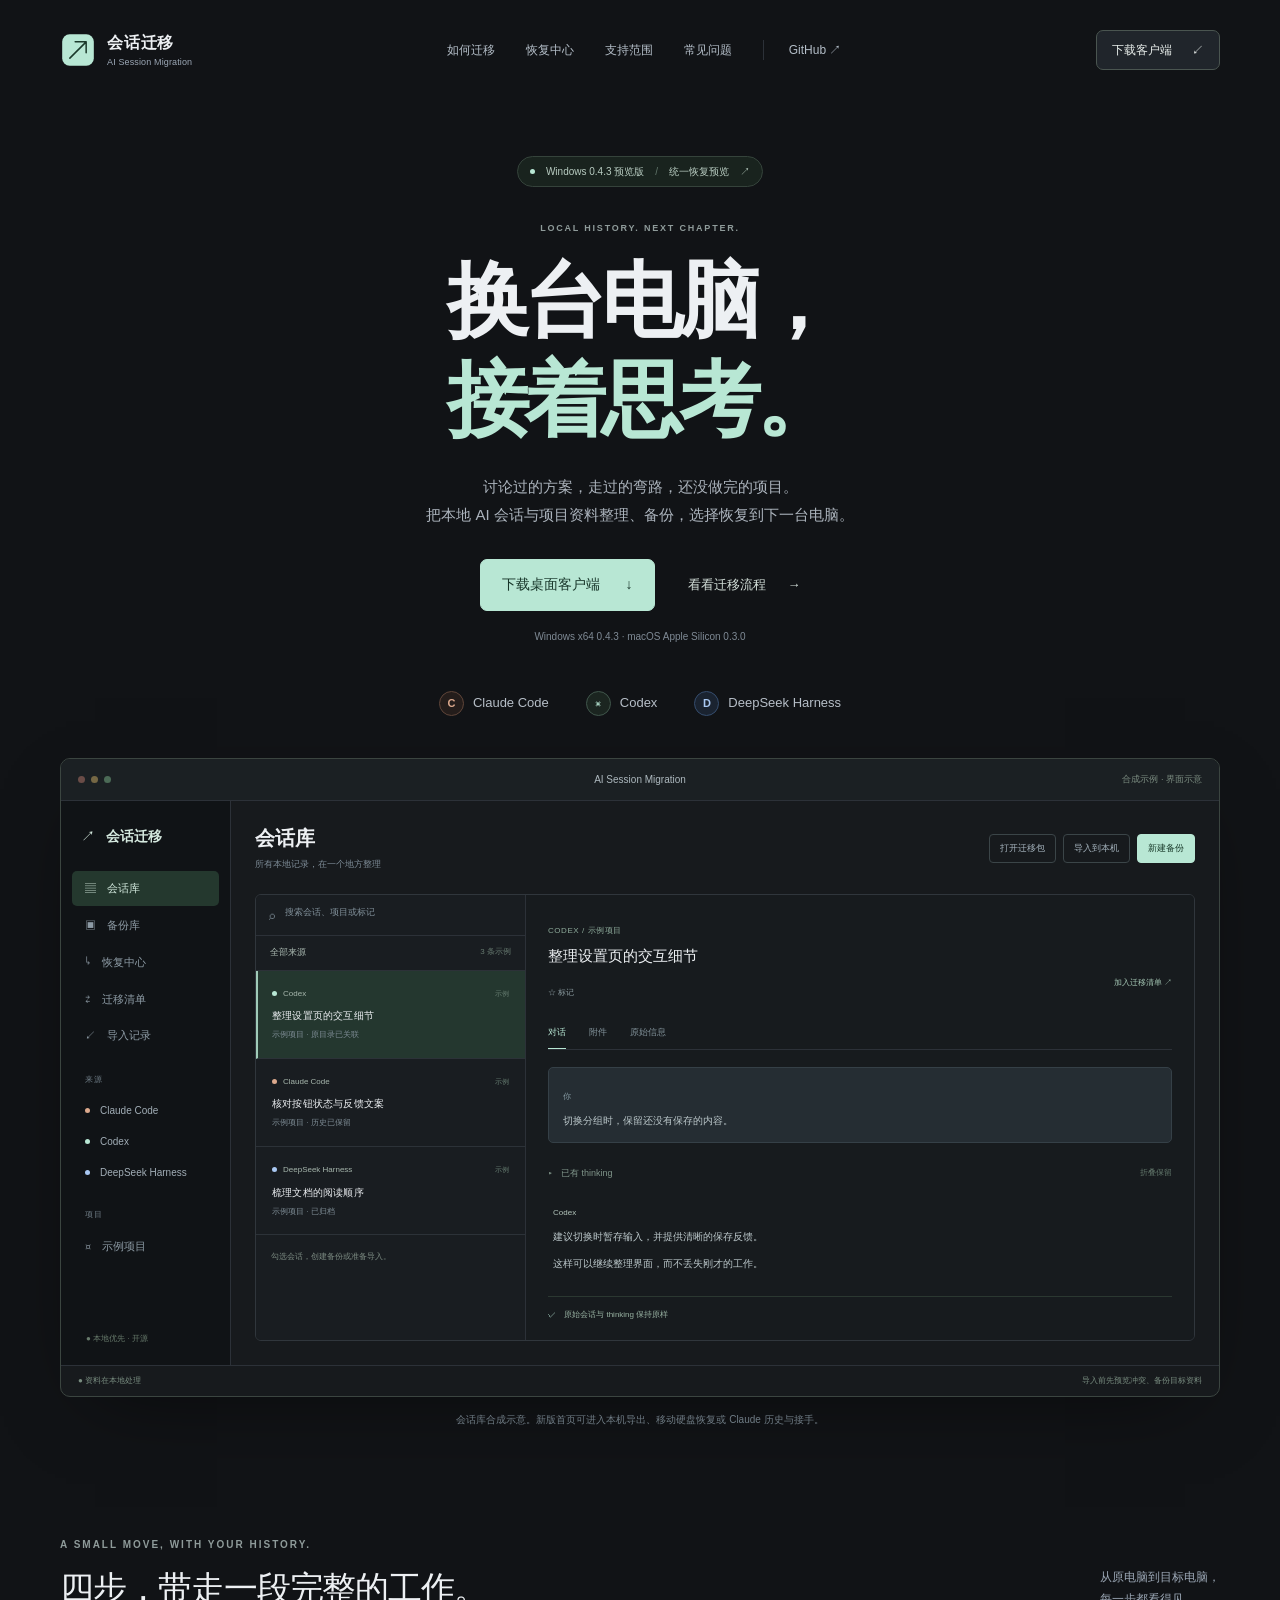
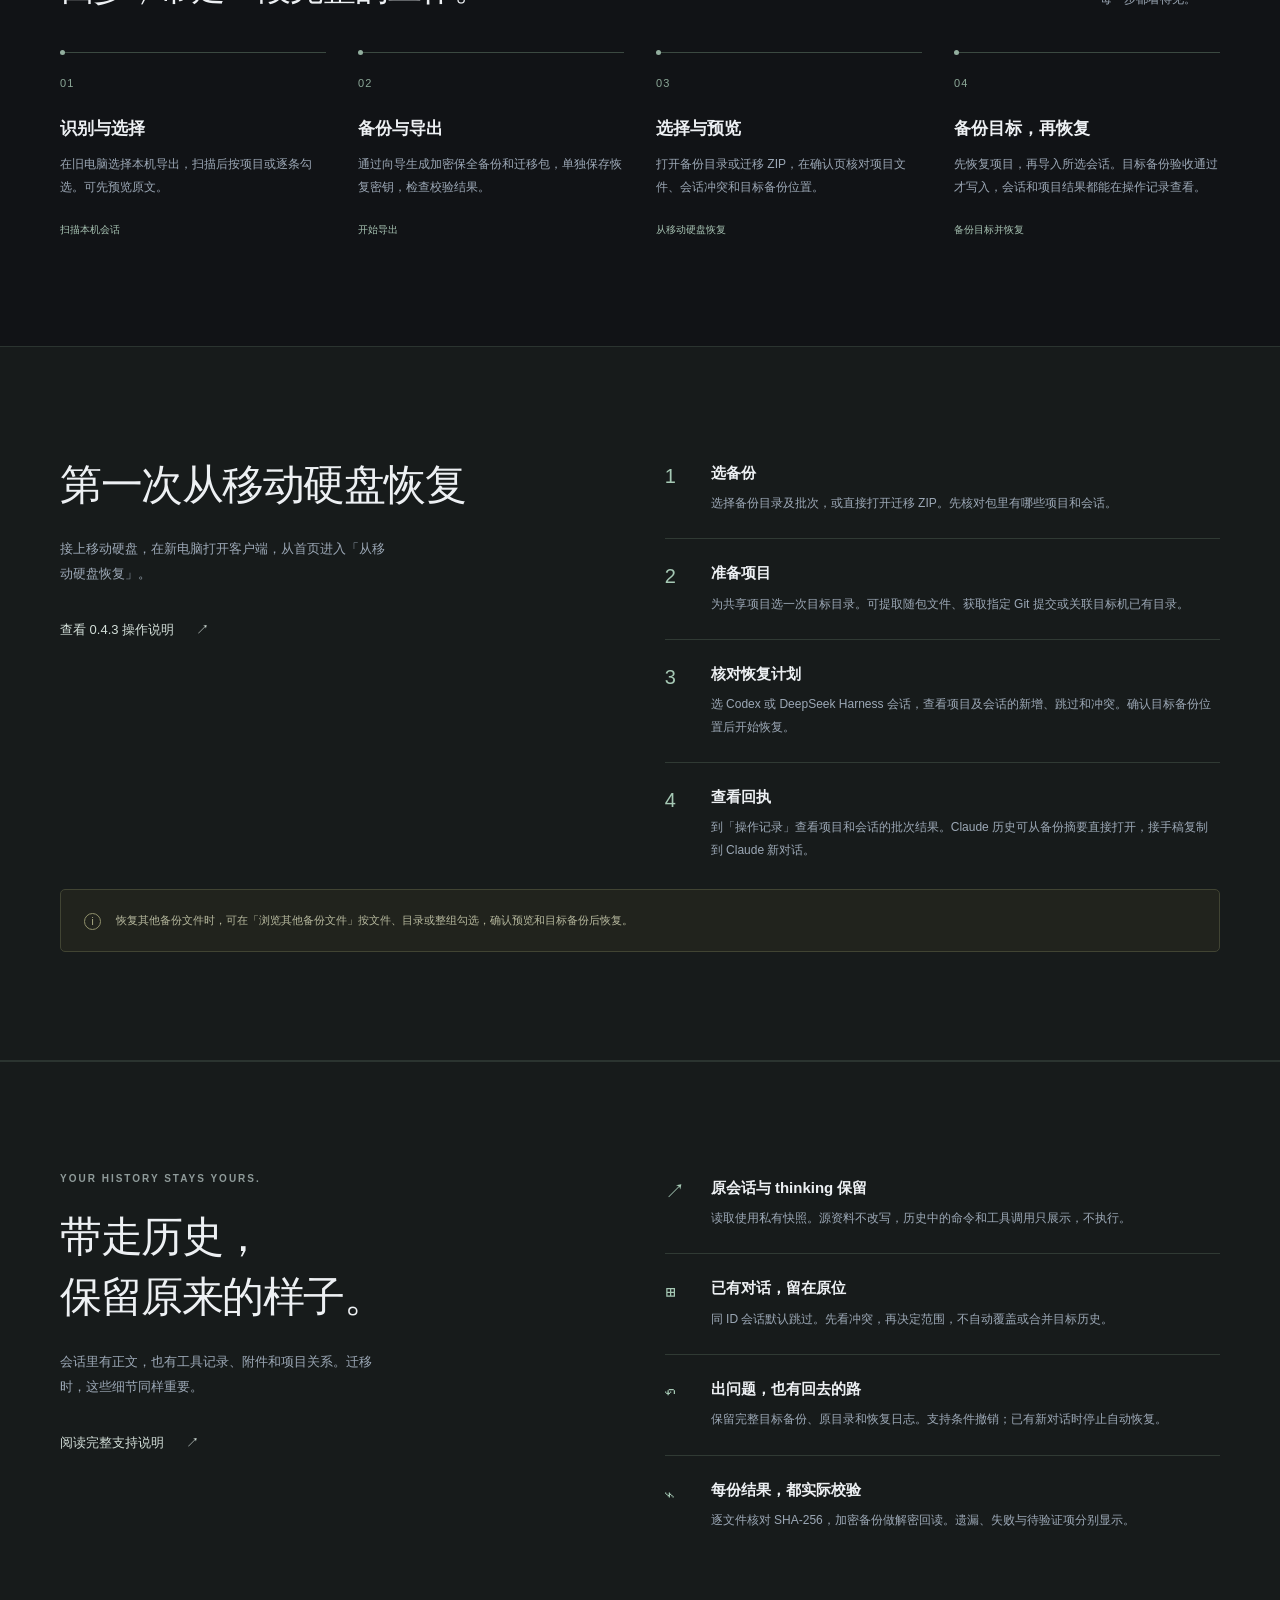
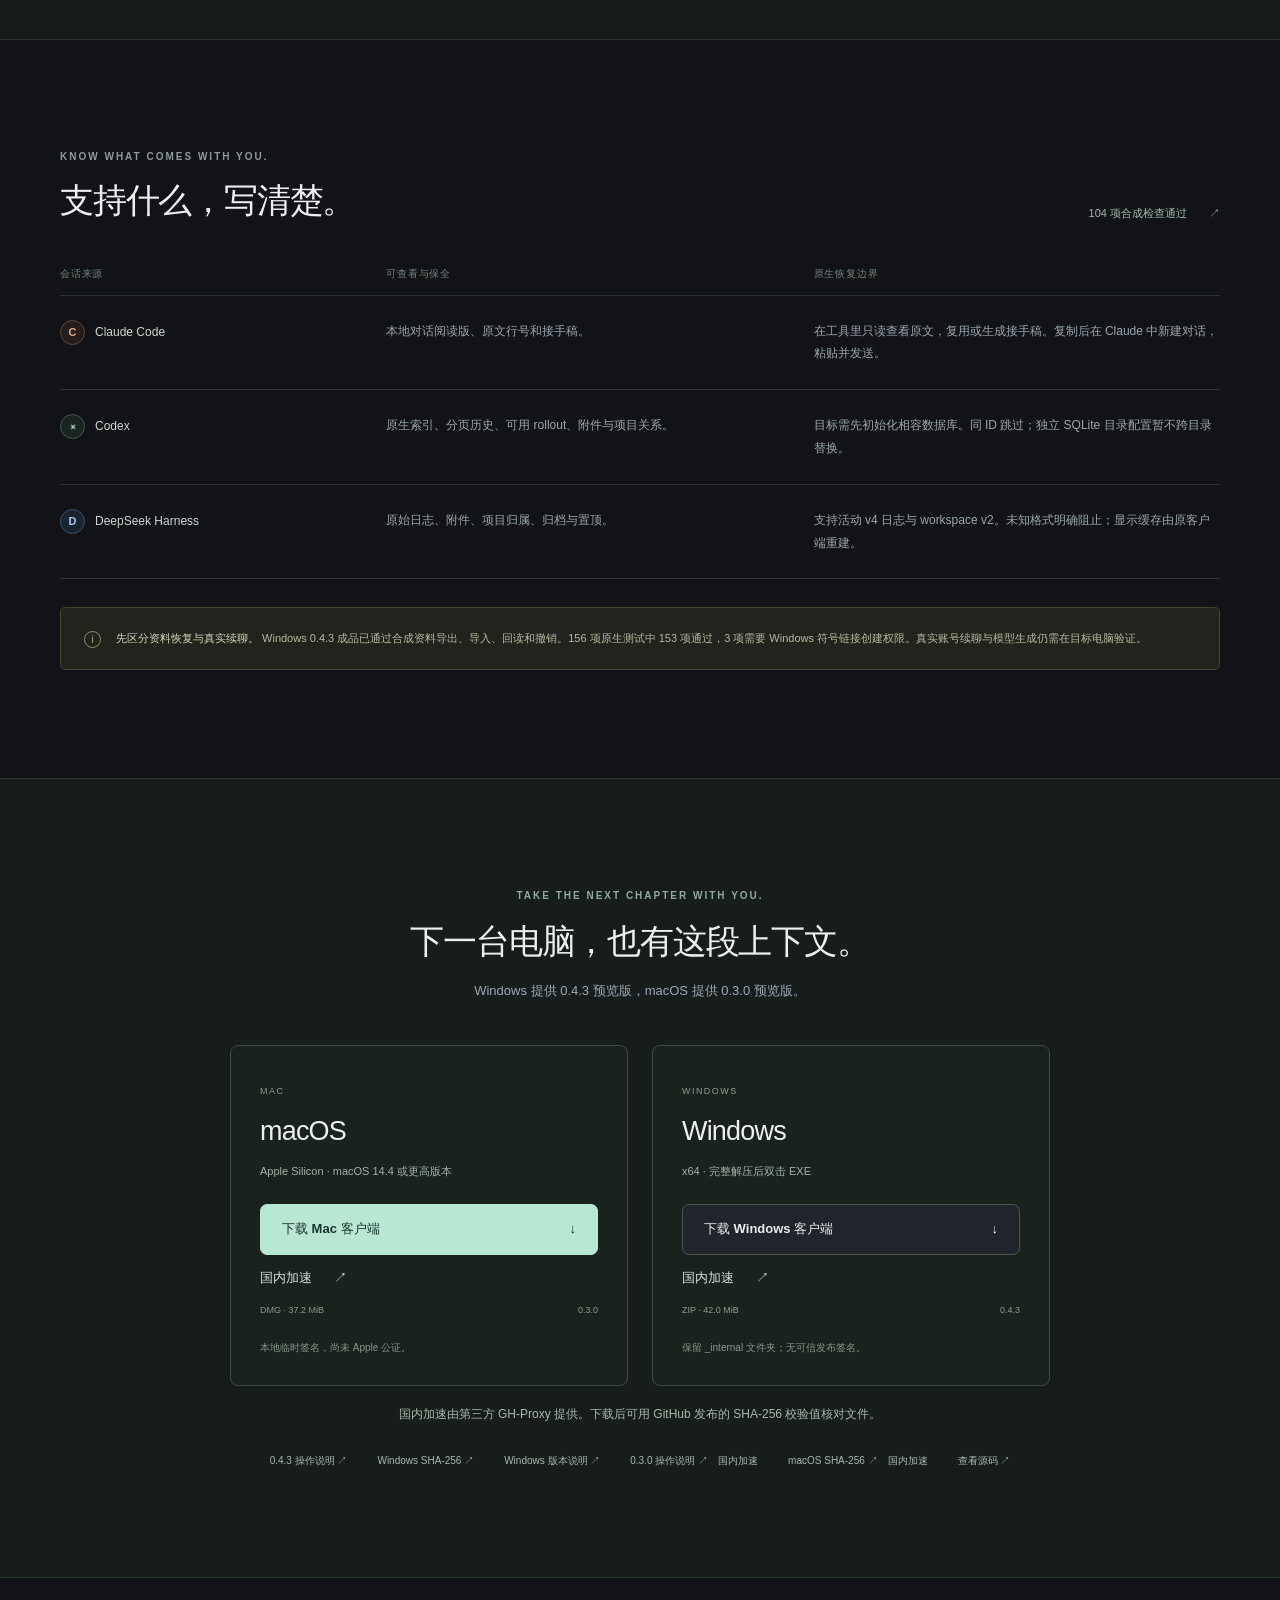
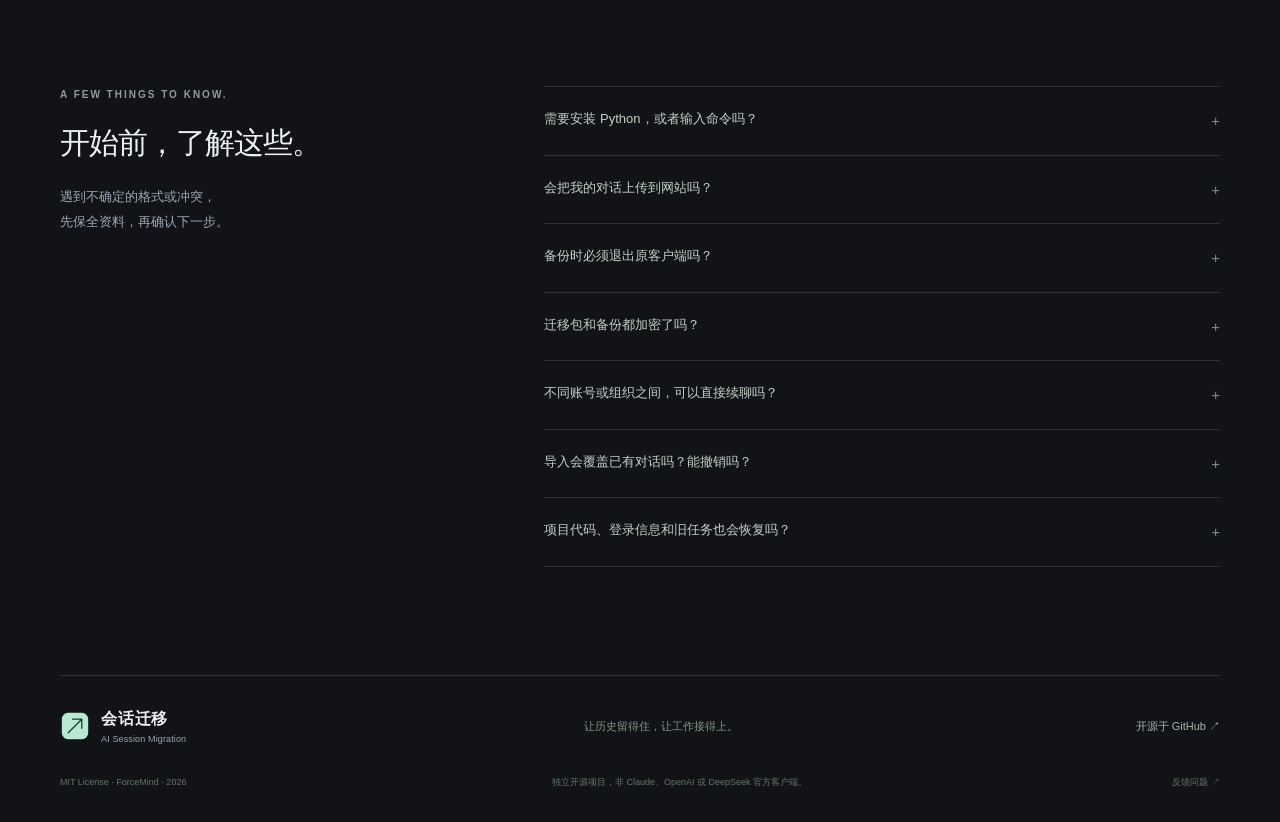
<file: site/index.html>
<!doctype html>
<html lang="zh-CN">
<head>
  <meta charset="utf-8">
  <meta name="viewport" content="width=device-width, initial-scale=1">
  <meta name="color-scheme" content="dark">
  <meta name="theme-color" content="#111316">
  <title>会话迁移 · AI Session Migration — 换台电脑，接着思考</title>
  <meta name="description" content="开源桌面会话迁移工具。在本地查看、备份与恢复 Claude Code、Codex 和 DeepSeek Harness 历史。图形化恢复中心，按会话、项目和文件选择，先预览冲突、备份目标，再恢复。">
  <meta property="og:type" content="website">
  <meta property="og:title" content="AI Session Migration · 换台电脑，接着思考">
  <meta property="og:description" content="Claude Code、Codex、DeepSeek Harness 的本地会话，带到下一台电脑。开源、图形化、保留原始历史。">
  <meta property="og:image" content="https://ai-session-migration.pages.dev/assets/app-icon.png">
  <meta property="og:url" content="https://ai-session-migration.pages.dev/">
  <link rel="canonical" href="https://ai-session-migration.pages.dev/">
  <link rel="icon" href="assets/app-icon.svg" type="image/svg+xml">
  <link rel="stylesheet" href="styles.css">
  <script src="site.js" defer></script>
</head>
<body>
  <a class="skip" href="#main">跳到正文</a>
  <header class="masthead wrap">
    <a class="brand" href="#" aria-label="会话迁移 首页"><img src="assets/app-icon.svg" alt="" width="36" height="36"><span>会话迁移<small>AI Session Migration</small></span></a>
    <nav aria-label="主要导航"><a href="#workflow">如何迁移</a><a href="#recovery">恢复中心</a><a href="#support">支持范围</a><a href="#faq">常见问题</a><a class="nav-source" href="https://github.com/ForceMind/ai-session-migration" target="_blank" rel="noopener noreferrer">GitHub <span aria-hidden="true">↗</span></a></nav>
    <a class="button compact" href="#download">下载客户端 <span aria-hidden="true">↙</span></a>
  </header>

  <main id="main">
    <section class="hero wrap" aria-labelledby="hero-title">
      <a class="release-pill" href="https://github.com/ForceMind/ai-session-migration/releases/tag/v0.4.3"><span class="live-dot" aria-hidden="true"></span>Windows 0.4.3 预览版<span class="pill-divider">/</span>统一恢复预览<span aria-hidden="true">↗</span></a>
      <p class="eyebrow">LOCAL HISTORY. NEXT CHAPTER.</p>
      <h1 id="hero-title">换台电脑，<br><span>接着思考。</span></h1>
      <p class="hero-description">讨论过的方案，走过的弯路，还没做完的项目。<br class="desktop-only">把本地 AI 会话与项目资料整理、备份，选择恢复到下一台电脑。</p>
      <div class="hero-actions"><a class="button primary" href="#download">下载桌面客户端 <span aria-hidden="true">↓</span></a><a class="text-link" href="#workflow">看看迁移流程 <span aria-hidden="true">→</span></a></div>
      <p class="hero-note">Windows x64 0.4.3 · macOS Apple Silicon 0.3.0</p>
      <div class="providers" aria-label="支持的会话来源"><span><i class="provider-mark claude" aria-hidden="true">C</i>Claude Code</span><span><i class="provider-mark codex" aria-hidden="true">⌘</i>Codex</span><span><i class="provider-mark deepseek" aria-hidden="true">D</i>DeepSeek Harness</span></div>
    </section>

    <div class="preview-wrap wrap">
      <section class="product-preview" aria-label="桌面界面示意，全部为合成示例内容">
        <div class="window-bar"><span class="window-dots" aria-hidden="true"><i></i><i></i><i></i></span><span>AI Session Migration</span><span class="demo-label">合成示例 · 界面示意</span></div>
        <div class="preview-body">
          <aside class="demo-sidebar" aria-hidden="true"><div class="demo-brand">↗ <b>会话迁移</b></div><div class="demo-nav active">▤ <span>会话库</span></div><div class="demo-nav">▣ <span>备份库</span></div><div class="demo-nav">↳ <span>恢复中心</span></div><div class="demo-nav">⇄ <span>迁移清单</span></div><div class="demo-nav">↙ <span>导入记录</span></div><small>来源</small><div class="demo-provider"><i class="tiny-dot peach"></i>Claude Code</div><div class="demo-provider"><i class="tiny-dot mint"></i>Codex</div><div class="demo-provider"><i class="tiny-dot blue"></i>DeepSeek Harness</div><small>项目</small><div class="demo-nav">⌑ <span>示例项目</span></div><div class="demo-local">● 本地优先 · 开源</div></aside>
          <div class="demo-workspace">
            <div class="demo-heading"><div><h2>会话库</h2><p>所有本地记录，在一个地方整理</p></div><div class="demo-tools"><span>打开迁移包</span><span>导入到本机</span><span class="demo-primary">新建备份</span></div></div>
            <div class="demo-columns">
              <div class="demo-list"><div class="demo-search">⌕ <span>搜索会话、项目或标记</span></div><div class="demo-filter">全部来源 <span>3 条示例</span></div><div class="demo-session selected"><small><i class="tiny-dot mint"></i>Codex<span>示例</span></small><b>整理设置页的交互细节</b><p>示例项目 · 原目录已关联</p></div><div class="demo-session"><small><i class="tiny-dot peach"></i>Claude Code<span>示例</span></small><b>核对按钮状态与反馈文案</b><p>示例项目 · 历史已保留</p></div><div class="demo-session"><small><i class="tiny-dot blue"></i>DeepSeek Harness<span>示例</span></small><b>梳理文档的阅读顺序</b><p>示例项目 · 已归档</p></div><div class="demo-list-note">勾选会话，创建备份或准备导入。</div></div>
              <div class="demo-detail"><div class="demo-detail-title"><small>CODEX / 示例项目</small><h3>整理设置页的交互细节</h3><span>☆ 标记<span class="demo-detail-link">加入迁移清单 ↗</span></span></div><div class="demo-tabs"><span class="active">对话</span><span>附件</span><span>原始信息</span></div><div class="demo-conversation"><div class="demo-user"><small>你</small><p>切换分组时，保留还没有保存的内容。</p></div><div class="demo-thinking">▸ <span>已有 thinking</span><small>折叠保留</small></div><div class="demo-assistant"><small>Codex</small><p>建议切换时暂存输入，并提供清晰的保存反馈。</p><p>这样可以继续整理界面，而不丢失刚才的工作。</p></div><div class="demo-assurance"><span>✓</span> 原始会话与 thinking 保持原样</div></div></div>
            </div>
          </div>
        </div>
        <div class="preview-footer"><span>● 资料在本地处理</span><span>导入前先预览冲突、备份目标资料</span></div>
      </section>
      <p class="preview-caption">会话库合成示意。新版首页可进入本机导出、移动硬盘恢复或 Claude 历史与接手。</p>
    </div>

    <section class="workflow wrap section" id="workflow" aria-labelledby="workflow-title">
      <div class="section-heading"><div><p class="eyebrow">A SMALL MOVE, WITH YOUR HISTORY.</p><h2 id="workflow-title">四步，带走一段完整的工作。</h2></div><p>从原电脑到目标电脑，<br>每一步都看得见。</p></div>
      <ol class="steps"><li><span class="step-number">01</span><h3>识别与选择</h3><p>在旧电脑选择本机导出，扫描后按项目或逐条勾选。可先预览原文。</p><span class="step-action">扫描本机会话</span></li><li><span class="step-number">02</span><h3>备份与导出</h3><p>通过向导生成加密保全备份和迁移包，单独保存恢复密钥，检查校验结果。</p><span class="step-action">开始导出</span></li><li><span class="step-number">03</span><h3>选择与预览</h3><p>打开备份目录或迁移 ZIP，在确认页核对项目文件、会话冲突和目标备份位置。</p><span class="step-action">从移动硬盘恢复</span></li><li><span class="step-number">04</span><h3>备份目标，再恢复</h3><p>先恢复项目，再导入所选会话。目标备份验收通过才写入，会话和项目结果都能在操作记录查看。</p><span class="step-action">备份目标并恢复</span></li></ol>
    </section>

    <section class="care section" id="recovery" aria-labelledby="recovery-title">
      <div class="wrap care-grid">
        <div class="care-intro">
          <h2 id="recovery-title">第一次从移动硬盘恢复</h2>
          <p>接上移动硬盘，在新电脑打开客户端，从首页进入「从移动硬盘恢复」。</p>
          <div class="recovery-guide-links">
            <a class="text-link" href="https://github.com/ForceMind/ai-session-migration/blob/v0.4.3/README.md#在新电脑使用">查看 0.4.3 操作说明 <span aria-hidden="true">↗</span></a>
          </div>
        </div>
        <ol class="care-list recovery-steps">
          <li><article><span aria-hidden="true">1</span><div><h3>选备份</h3><p>选择备份目录及批次，或直接打开迁移 ZIP。先核对包里有哪些项目和会话。</p></div></article></li>
          <li><article><span aria-hidden="true">2</span><div><h3>准备项目</h3><p>为共享项目选一次目标目录。可提取随包文件、获取指定 Git 提交或关联目标机已有目录。</p></div></article></li>
          <li><article><span aria-hidden="true">3</span><div><h3>核对恢复计划</h3><p>选 Codex 或 DeepSeek Harness 会话，查看项目及会话的新增、跳过和冲突。确认目标备份位置后开始恢复。</p></div></article></li>
          <li><article><span aria-hidden="true">4</span><div><h3>查看回执</h3><p>到「操作记录」查看项目和会话的批次结果。Claude 历史可从备份摘要直接打开，接手稿复制到 Claude 新对话。</p></div></article></li>
        </ol>
      </div>
      <div class="wrap validation-note"><span class="note-symbol" aria-hidden="true">i</span><p>恢复其他备份文件时，可在「浏览其他备份文件」按文件、目录或整组勾选，确认预览和目标备份后恢复。</p></div>
    </section>

    <section class="care section" aria-labelledby="care-title"><div class="wrap care-grid"><div class="care-intro"><p class="eyebrow">YOUR HISTORY STAYS YOURS.</p><h2 id="care-title">带走历史，<br>保留原来的样子。</h2><p>会话里有正文，也有工具记录、附件和项目关系。迁移时，这些细节同样重要。</p><a class="text-link" href="https://github.com/ForceMind/ai-session-migration/blob/main/README.md" target="_blank" rel="noopener noreferrer">阅读完整支持说明 <span aria-hidden="true">↗</span></a></div><div class="care-list"><article><span aria-hidden="true">↗</span><div><h3>原会话与 thinking 保留</h3><p>读取使用私有快照。源资料不改写，历史中的命令和工具调用只展示，不执行。</p></div></article><article><span aria-hidden="true">⊞</span><div><h3>已有对话，留在原位</h3><p>同 ID 会话默认跳过。先看冲突，再决定范围，不自动覆盖或合并目标历史。</p></div></article><article><span aria-hidden="true">↶</span><div><h3>出问题，也有回去的路</h3><p>保留完整目标备份、原目录和恢复日志。支持条件撤销；已有新对话时停止自动恢复。</p></div></article><article><span aria-hidden="true">⌁</span><div><h3>每份结果，都实际校验</h3><p>逐文件核对 SHA-256，加密备份做解密回读。遗漏、失败与待验证项分别显示。</p></div></article></div></div></section>

    <section class="support wrap section" id="support" aria-labelledby="support-title"><div class="section-heading"><div><p class="eyebrow">KNOW WHAT COMES WITH YOU.</p><h2 id="support-title">支持什么，写清楚。</h2></div><a class="text-link" href="https://github.com/ForceMind/ai-session-migration/actions/runs/42198293965" target="_blank" rel="noopener noreferrer">104 项合成检查通过 <span aria-hidden="true">↗</span></a></div><div class="table-scroll"><table><caption class="sr-only">0.3.0 会话来源与恢复边界</caption><thead><tr><th scope="col">会话来源</th><th scope="col">可查看与保全</th><th scope="col">原生恢复边界</th></tr></thead><tbody><tr><th scope="row"><i class="provider-mark claude" aria-hidden="true">C</i>Claude Code</th><td>本地对话阅读版、原文行号和接手稿。</td><td>在工具里只读查看原文，复用或生成接手稿。复制后在 Claude 中新建对话，粘贴并发送。</td></tr><tr><th scope="row"><i class="provider-mark codex" aria-hidden="true">⌘</i>Codex</th><td>原生索引、分页历史、可用 rollout、附件与项目关系。</td><td>目标需先初始化相容数据库。同 ID 跳过；独立 SQLite 目录配置暂不跨目录替换。</td></tr><tr><th scope="row"><i class="provider-mark deepseek" aria-hidden="true">D</i>DeepSeek Harness</th><td>原始日志、附件、项目归属、归档与置顶。</td><td>支持活动 v4 日志与 workspace v2。未知格式明确阻止；显示缓存由原客户端重建。</td></tr></tbody></table></div><div class="validation-note"><span class="note-symbol" aria-hidden="true">i</span><p><strong>先区分资料恢复与真实续聊。</strong> Windows 0.4.3 成品已通过合成资料导出、导入、回读和撤销。156 项原生测试中 153 项通过，3 项需要 Windows 符号链接创建权限。真实账号续聊与模型生成仍需在目标电脑验证。</p></div></section>

    <section class="download section" id="download" aria-labelledby="download-title">
      <div class="wrap">
        <div class="download-heading">
          <p class="eyebrow">TAKE THE NEXT CHAPTER WITH YOU.</p>
          <h2 id="download-title">下一台电脑，也有这段上下文。</h2>
          <p>Windows 提供 0.4.3 预览版，macOS 提供 0.3.0 预览版。</p>
        </div>
        <div class="download-options">
          <article class="download-card">
            <span class="os-label">MAC</span>
            <h3>macOS</h3>
            <p>Apple Silicon · macOS 14.4 或更高版本</p>
            <a class="button primary download-mac" href="https://github.com/ForceMind/ai-session-migration/releases/download/v0.3.0/AI-Session-Migration-0.3.0-mac-arm64.dmg">下载 Mac 客户端 <span aria-hidden="true">↓</span></a>
            <a class="text-link download-proxy" href="https://gh-proxy.org/https://github.com/ForceMind/ai-session-migration/releases/download/v0.3.0/AI-Session-Migration-0.3.0-mac-arm64.dmg" rel="noreferrer" aria-label="国内加速下载 Mac 客户端">国内加速 <span aria-hidden="true">↗</span></a>
            <div class="download-meta"><span>DMG · 37.2 MiB</span><span>0.3.0</span></div>
            <small>本地临时签名，尚未 Apple 公证。</small>
          </article>
          <article class="download-card">
            <span class="os-label">WINDOWS</span>
            <h3>Windows</h3>
            <p>x64 · 完整解压后双击 EXE</p>
            <a class="button download-windows" href="https://github.com/ForceMind/ai-session-migration/releases/download/v0.4.3/AI-Session-Migration-0.4.3-Windows-x64.zip">下载 Windows 客户端 <span aria-hidden="true">↓</span></a>
            <a class="text-link download-proxy" href="https://gh-proxy.org/https://github.com/ForceMind/ai-session-migration/releases/download/v0.4.3/AI-Session-Migration-0.4.3-Windows-x64.zip" rel="noreferrer" aria-label="国内加速下载 Windows 客户端">国内加速 <span aria-hidden="true">↗</span></a>
            <div class="download-meta"><span>ZIP · 42.0 MiB</span><span>0.4.3</span></div>
            <small>保留 _internal 文件夹；无可信发布签名。</small>
          </article>
        </div>
        <p class="download-proxy-note">国内加速由第三方 GH-Proxy 提供。下载后可用 GitHub 发布的 SHA-256 校验值核对文件。</p>
        <div class="download-links">
          <a href="https://github.com/ForceMind/ai-session-migration/blob/v0.4.3/README.md#在新电脑使用">0.4.3 操作说明 <span aria-hidden="true">↗</span></a>
          <a href="https://github.com/ForceMind/ai-session-migration/releases/download/v0.4.3/AI-Session-Migration-0.4.3-Windows-x64.zip.sha256">Windows SHA-256 <span aria-hidden="true">↗</span></a>
          <a href="https://github.com/ForceMind/ai-session-migration/releases/tag/v0.4.3">Windows 版本说明 <span aria-hidden="true">↗</span></a>
          <span class="download-link-pair"><a href="https://github.com/ForceMind/ai-session-migration/releases/download/v0.3.0/GUI-0.3.0-Guide.txt">0.3.0 操作说明 <span aria-hidden="true">↗</span></a><a href="https://gh-proxy.org/https://github.com/ForceMind/ai-session-migration/releases/download/v0.3.0/GUI-0.3.0-Guide.txt" rel="noreferrer" aria-label="国内加速下载图形操作说明">国内加速</a></span>
          <span class="download-link-pair"><a href="https://github.com/ForceMind/ai-session-migration/releases/download/v0.3.0/SHA256SUMS.txt">macOS SHA-256 <span aria-hidden="true">↗</span></a><a href="https://gh-proxy.org/https://github.com/ForceMind/ai-session-migration/releases/download/v0.3.0/SHA256SUMS.txt" rel="noreferrer" aria-label="国内加速下载 SHA-256 校验值">国内加速</a></span>
          <a href="https://github.com/ForceMind/ai-session-migration">查看源码 <span aria-hidden="true">↗</span></a>
        </div>
      </div>
    </section>

    <section class="faq wrap section" id="faq" aria-labelledby="faq-title"><div><p class="eyebrow">A FEW THINGS TO KNOW.</p><h2 id="faq-title">开始前，了解这些。</h2><p>遇到不确定的格式或冲突，<br>先保全资料，再确认下一步。</p></div><div class="questions"><details><summary>需要安装 Python，或者输入命令吗？<span aria-hidden="true">+</span></summary><p>不需要。客户端内置运行环境。Mac 打开 DMG 中的应用；Windows 完整解压 ZIP，保留 _internal，再双击 AI Session Migration.exe。备份、校验、冲突预览与导入都通过窗口完成。</p></details><details><summary>会把我的对话上传到网站吗？<span aria-hidden="true">+</span></summary><p>不会。网站仅介绍软件和提供下载入口，不扫描本机资料，也没有会话上传功能。客户端在本地处理迁移。使用模型生成 Claude 接手稿时，先确认服务和所选会话的发送范围。私密备份和恢复密钥由你保管。</p></details><details><summary>备份时必须退出原客户端吗？<span aria-hidden="true">+</span></summary><p>在线备份可以保持原客户端运行，但它是按文件和数据库分别取得的快照，不代表跨文件同一时刻。遗漏与来源变化会记录。向目标原客户端导入时，需要先正常退出它及相关后台任务。</p></details><details><summary>迁移包和备份都加密了吗？<span aria-hidden="true">+</span></summary><p>会话保全 ASMB 使用加密保护，恢复密钥需单独保存。Windows 会话迁移 ZIP、项目文件 ZIP 和导入/恢复前的目标备份未加密，仍可能包含私密历史、附件或目标机凭据，请保存在私密位置。</p></details><details><summary>不同账号或组织之间，可以直接续聊吗？<span aria-hidden="true">+</span></summary><p>Codex 和 DeepSeek Harness 使用目标电脑的登录状态，跨账号续聊需实际验证。Claude 在迁移工具内阅读，复制接手稿后到 Claude 新建对话。</p></details><details><summary>导入会覆盖已有对话吗？能撤销吗？<span aria-hidden="true">+</span></summary><p>同 ID 会话默认跳过。发布前先完整备份目标目录，并在独立副本恢复和核验。若目标仍与导入结果一致，可以条件撤销；已有新对话时会拒绝自动撤销。异常退出可从「操作记录」打开备份目录中的恢复记录。</p></details><details><summary>项目代码、登录信息和旧任务也会恢复吗？<span aria-hidden="true">+</span></summary><p>恢复中心可勾选项目代码、应用资料和旧版本，恢复为独立文件副本；Mac 专用资料不保证直接用于 Windows。在恢复计划中可提取项目文件、从 Git 获取指定提交，或关联目标机已有目录。源登录、远程连接、Goals、队列和执行配置不随会话导入；历史命令不执行，原正文和 thinking 保留。</p></details></div></section>
  </main>

  <footer class="wrap footer"><div class="footer-top"><a class="brand" href="#"><img src="assets/app-icon.svg" alt="" width="30" height="30"><span>会话迁移<small>AI Session Migration</small></span></a><span>让历史留得住，让工作接得上。</span><a href="https://github.com/ForceMind/ai-session-migration" target="_blank" rel="noopener noreferrer">开源于 GitHub ↗</a></div><div class="footer-bottom"><span>MIT License · ForceMind · 2026</span><span>独立开源项目，非 Claude、OpenAI 或 DeepSeek 官方客户端。</span><a href="https://github.com/ForceMind/ai-session-migration/issues">反馈问题 ↗</a></div></footer>
</body>
</html>
</file>
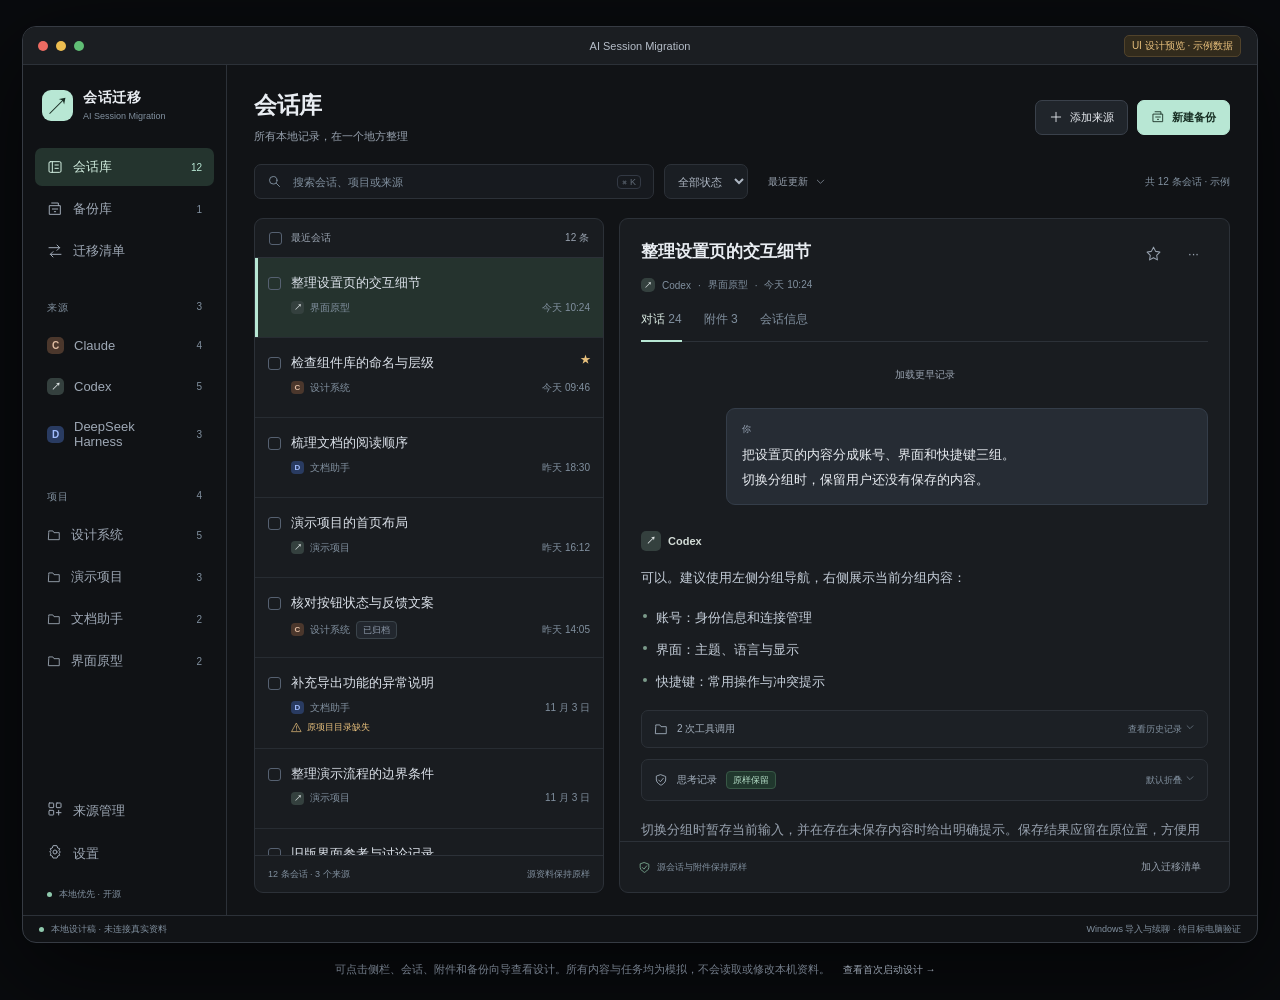
<file: design/ui-preview.html>
<!doctype html>
<html lang="zh-CN">
<head>
  <meta charset="utf-8">
  <meta name="viewport" content="width=device-width, initial-scale=1">
  <title>AI Session Migration · UI 设计预览</title>
  <link rel="stylesheet" href="ui.css">
</head>
<body>
  <div class="desktop-window">
    <header class="titlebar">
      <div class="traffic" aria-hidden="true"><i></i><i></i><i></i></div>
      <span class="window-title">AI Session Migration</span>
      <span class="demo-label">UI 设计预览 · 示例数据</span>
    </header>
    <div class="app-shell">
      <aside class="sidebar" aria-label="导航">
        <div class="brand"><span class="brand-mark">↗</span><div><strong>会话迁移</strong><small>AI Session Migration</small></div></div>
        <nav id="primary-nav"></nav>
        <div class="nav-caption">来源 <span>3</span></div><nav id="source-nav"></nav>
        <div class="nav-caption">项目 <span>4</span></div><nav id="project-nav"></nav>
        <div class="sidebar-bottom"><button class="nav-item" data-route="sources"><span data-icon="sources"></span>来源管理</button><button class="nav-item" data-action="settings"><span data-icon="settings"></span>设置</button><div class="local-note"><i></i>本地优先 · 开源</div></div>
      </aside>
      <main id="main"></main>
    </div>
    <footer class="statusbar"><span><i></i>本地设计稿 · 未连接真实资料</span><span>Windows 导入与续聊 · 待目标电脑验证</span></footer>
  </div>
  <div class="preview-note">可点击侧栏、会话、附件和备份向导查看设计。所有内容与任务均为模拟，不会读取或修改本机资料。 <button class="btn quiet small" data-route="welcome">查看首次启动设计 →</button></div>
  <div id="modal-root"></div><div id="toast" role="status" aria-live="polite"></div>
  <script src="ui.js"></script>
</body>
</html>
</file>
<file: site/styles.css>
@charset "UTF-8";
:root{color-scheme:dark;--bg:#111316;--panel:#191c20;--line:#2c3138;--text:#edf0f3;--muted:#9ca8b6;--mint:#b8e7d4;--peach:#dca98d;--blue:#a9c8f2;--max:1160px}
*{box-sizing:border-box}html{scroll-behavior:smooth;scroll-padding-top:30px}body{margin:0;background:var(--bg);color:var(--text);font-family:Inter,-apple-system,BlinkMacSystemFont,"Segoe UI","PingFang SC","Microsoft YaHei",sans-serif;font-size:16px;line-height:1.7;-webkit-font-smoothing:antialiased}a{color:inherit;text-decoration:none}button,a,summary{-webkit-tap-highlight-color:transparent}a:focus-visible,button:focus-visible,summary:focus-visible{outline:2px solid var(--mint);outline-offset:5px}img{max-width:100%;display:block}h1,h2,h3,p{margin:0}h1,h2,h3{line-height:1.3;font-weight:600;letter-spacing:-.045em}p{color:var(--muted)}.wrap{width:min(var(--max),calc(100% - 64px));margin-inline:auto}.section{padding-block:108px}.eyebrow{font-size:10px;letter-spacing:.2em;font-weight:600;color:#8f9b9a;margin-bottom:20px}.button{display:inline-flex;align-items:center;justify-content:center;gap:26px;border:1px solid #4a5550;border-radius:7px;padding:13px 21px;font-size:14px;font-weight:550;background:#20252b;color:#e8eeeb;transition:background .16s,border-color .16s}.button:hover{background:#2a3330;border-color:#90b9a4}.button.primary{color:#18362a;background:var(--mint);border-color:var(--mint)}.button.primary:hover{background:#cef1e2}.button.compact{padding:9px 15px;font-size:12px;gap:20px}.text-link{font-size:13px;color:#d3dfd9;display:inline-flex;gap:22px;align-items:center}.text-link:hover{color:var(--mint)}.skip{position:fixed;z-index:10;left:16px;top:-70px;padding:10px 20px;background:var(--mint);color:#18362a}.skip:focus{top:16px}.sr-only{position:absolute;width:1px;height:1px;overflow:hidden;clip:rect(0,0,0,0);white-space:nowrap}
.masthead{height:100px;display:flex;align-items:center;justify-content:space-between;gap:20px}.brand{display:inline-flex;align-items:center;gap:11px;flex-shrink:0}.brand>span{font-weight:600;font-size:16px;line-height:1.35;letter-spacing:.05em}.brand small{display:block;font-size:9px;letter-spacing:.015em;font-weight:400;color:var(--muted);margin-top:3px}.masthead nav{display:flex;gap:31px;align-items:center;font-size:12px;color:#b4bec8}.masthead nav a:hover{color:var(--mint)}.nav-source{padding-left:25px;border-left:1px solid var(--line)}
.hero{padding-top:55px;text-align:center}.release-pill{display:inline-flex;align-items:center;gap:11px;font-size:10px;color:#b8ccc1;padding:6px 12px;border:1px solid #35433b;background:#19231e;border-radius:30px}.live-dot{height:5px;width:5px;border-radius:50%;background:var(--mint)}.pill-divider{color:#62766b}.hero .eyebrow{margin-top:34px;margin-bottom:16px;font-size:9px}.hero h1{font-size:clamp(50px,6.4vw,82px);line-height:1.2;letter-spacing:-.06em}.hero h1 span{color:var(--mint)}.hero-description{margin-top:24px;font-size:15px;line-height:1.9;color:#acb4bd}.hero-actions{display:flex;justify-content:center;gap:33px;align-items:center;margin-top:29px}.hero-note{font-size:10px;margin-top:17px;color:#7f8a95}.providers{display:flex;justify-content:center;gap:37px;margin-top:46px;color:#b6bec7;font-size:13px}.providers>span{display:flex;align-items:center;gap:9px}.provider-mark{width:25px;height:25px;border:1px solid #43464a;border-radius:50%;display:inline-flex;align-items:center;justify-content:center;flex-shrink:0;font-size:11px;font-weight:550;font-style:normal;line-height:1}.provider-mark.claude{color:var(--peach);border-color:#5f4539;background:#241d1b}.provider-mark.codex{color:var(--mint);border-color:#40564b;background:#1b2520}.provider-mark.deepseek{color:var(--blue);border-color:#354d6e;background:#1a2330}
.preview-wrap{margin-top:42px}.product-preview{border:1px solid #3b4540;border-radius:10px;overflow:hidden;box-shadow:0 25px 80px -35px #0009;background:#171a1d}.window-bar{height:42px;border-bottom:1px solid var(--line);background:#1b2023;display:flex;align-items:center;justify-content:space-between;padding:0 17px;font-size:10px;color:#adb8be}.window-dots{display:flex;gap:6px;min-width:135px}.window-dots i{width:7px;height:7px;border-radius:50%;background:#6a4c47}.window-dots i:nth-child(2){background:#756744}.window-dots i:nth-child(3){background:#4b6a56}.demo-label{color:#7b8c80;min-width:135px;text-align:right;font-size:9px}.preview-body{display:grid;grid-template-columns:170px 1fr;min-height:470px}.demo-sidebar{background:#101316;border-right:1px solid var(--line);padding:24px 11px 15px;position:relative}.demo-brand{font-size:14px;color:#d5e9df;margin:0 9px 23px;display:flex;gap:11px}.demo-nav{display:flex;gap:11px;padding:8px 13px;border-radius:5px;color:#8d9ba5;font-size:11px;margin-bottom:2px}.demo-nav.active{background:#24382e;color:#d3e9de}.demo-sidebar>small{display:block;font-size:8px;letter-spacing:.12em;color:#6d7b84;margin:20px 13px 8px}.demo-provider{display:flex;align-items:center;gap:10px;font-size:10px;color:#a1adb6;padding:7px 13px}.tiny-dot{display:inline-block;width:5px;height:5px;border-radius:50%;vertical-align:middle;flex-shrink:0}.peach{background:var(--peach)}.mint{background:var(--mint)}.blue{background:var(--blue)}.demo-local{position:absolute;left:25px;bottom:20px;font-size:8px;color:#687b6c}.demo-workspace{padding:24px}.demo-heading{display:flex;justify-content:space-between;align-items:center;gap:20px;margin-bottom:22px}.demo-heading h2{font-size:20px;letter-spacing:0}.demo-heading p{font-size:9px;margin-top:6px;color:#7c8a95}.demo-tools{display:flex;gap:7px;font-size:9px;white-space:nowrap}.demo-tools span{border:1px solid #3b4548;padding:6px 10px;border-radius:4px;color:#a6b4be}.demo-tools .demo-primary{background:var(--mint);color:#193929;border-color:var(--mint)}.demo-columns{display:grid;grid-template-columns:270px 1fr;border:1px solid #30363c;border-radius:6px;overflow:hidden;min-height:365px}.demo-list{border-right:1px solid var(--line);position:relative;background:#191d21}.demo-search{padding:10px 13px;display:flex;gap:10px;font-size:12px;border-bottom:1px solid var(--line);color:#81909a}.demo-search span{font-size:9px}.demo-filter{font-size:9px;padding:9px 14px;color:#a9b8b0;border-bottom:1px solid var(--line)}.demo-filter>span{float:right;color:#677a70;font-size:8px}.demo-session{padding:16px;border-bottom:1px solid #2c3238}.demo-session.selected{background:#24372f;border-left:2px solid #a0cbb8;padding-left:14px}.demo-session small{display:flex;gap:6px;align-items:center;color:#a7b7ad;font-size:8px}.demo-session small span{margin-left:auto;font-size:7px;color:#677e72}.demo-session b{display:block;font-size:10px;line-height:1.6;font-weight:500;margin:8px 0 4px;letter-spacing:.02em}.demo-session p{font-size:8px;color:#7e8c95}.demo-list-note{font-size:8px;color:#7d8c83;padding:15px}.demo-detail{background:#171b1e;padding:19px 22px}.demo-detail-title small{font-size:8px;letter-spacing:.07em;color:#8eab9b}.demo-detail-title h3{font-size:15px;font-weight:550;letter-spacing:0;margin:5px 0 10px}.demo-detail-title>span{font-size:8px;color:#8a9a9f}.demo-detail-link{float:right;color:#a8cbb8}.demo-tabs{display:flex;gap:23px;border-bottom:1px solid var(--line);font-size:9px;color:#82929a;margin-top:14px}.demo-tabs span{padding:8px 0}.demo-tabs .active{color:var(--mint);border-bottom:1px solid var(--mint)}.demo-conversation{padding-top:17px}.demo-user{padding:12px 14px;background:#252d33;border-radius:5px;border:1px solid #354047}.demo-conversation small{font-size:8px;color:#879ba4}.demo-conversation p{font-size:10px;color:#bcc8cb;line-height:1.8;margin-top:5px}.demo-thinking{font-size:9px;color:#7f9489;display:flex;gap:8px;margin-top:16px;padding:7px 0}.demo-thinking small{margin-left:auto;color:#63786c}.demo-assistant{padding:7px 5px}.demo-assistant small{color:#b2c4ba}.demo-assistant p+p{margin-top:9px}.demo-assurance{font-size:8px;color:#99b3a3;margin-top:16px;border-top:1px solid #2b3831;padding-top:11px}.demo-assurance span{color:var(--mint);margin-right:6px}.preview-footer{border-top:1px solid var(--line);display:flex;justify-content:space-between;padding:8px 17px;font-size:8px;color:#798d80}.preview-caption{text-align:center;font-size:10px;color:#6f7c85;margin-top:14px}
.section-heading{display:flex;align-items:flex-end;justify-content:space-between;gap:30px;margin-bottom:42px}.section-heading h2,.care h2,.download h2,.faq h2{font-size:34px;font-weight:550;letter-spacing:-.035em}.section-heading .eyebrow{margin-bottom:13px}.section-heading>p{font-size:12px;line-height:1.8}.steps{display:grid;grid-template-columns:repeat(4,1fr);gap:32px;list-style:none;margin:0;padding:0}.steps li{border-top:1px solid #3b4941;padding-top:21px;position:relative;display:flex;flex-direction:column}.steps li:before{content:"";position:absolute;width:5px;height:5px;background:#92ae9e;border-radius:50%;top:-3px;left:0}.step-number{font-size:11px;color:#8ba797;font-variant-numeric:tabular-nums;letter-spacing:.1em;margin-bottom:25px}.steps h3{font-size:17px;letter-spacing:0;margin-bottom:13px}.steps p{font-size:12px;line-height:1.9;margin-bottom:22px}.step-action{font-size:10px;color:#a7c3b3;margin-top:auto;display:inline-block}.care{background:#171b1b;border-block:1px solid #2b3430}.care-grid{display:grid;grid-template-columns:1fr 1.1fr;gap:100px}.care-intro h2{font-size:42px;line-height:1.45}.care-intro>p:not(.eyebrow){font-size:13px;line-height:1.9;margin-top:22px;max-width:330px}.care-intro .text-link{margin-top:32px}.care-list{padding-top:8px}.care-list article{display:flex;gap:22px;padding:0 0 24px;margin-bottom:24px;border-bottom:1px solid #303a34}.care-list article:last-child{border-bottom:0;padding:0;margin:0}.care-list article>span{color:#a5c8b4;font-size:20px;line-height:1.3;min-width:24px}.care-list h3{font-size:15px;letter-spacing:0;margin-bottom:10px}.care-list p{font-size:12px;line-height:1.85}
.support .section-heading .text-link{font-size:11px;color:#9cbaa9;white-space:nowrap}.table-scroll{overflow-x:auto}table{width:100%;border-collapse:collapse;font-size:12px;text-align:left;min-width:680px}th,td{padding:24px 21px;border-bottom:1px solid var(--line);vertical-align:top}thead th{padding-top:0;padding-bottom:13px;color:#70857a;font-weight:400;font-size:10px;letter-spacing:.08em}tbody th{font-weight:500;white-space:nowrap;width:25%;font-size:12px;color:#ccd7d0}tbody .provider-mark{margin-right:10px;vertical-align:middle}td{color:#99a7ae;line-height:1.9;width:35%}th:first-child,td:first-child{padding-left:0}th:last-child,td:last-child{padding-right:0}.validation-note{display:flex;gap:15px;padding:20px 23px;background:#21231d;border:1px solid #414433;border-radius:5px;margin-top:28px}.note-symbol{border:1px solid #90916c;color:#b7b78d;font-size:10px;width:17px;height:17px;line-height:15px;border-radius:50%;flex-shrink:0;text-align:center;margin-top:3px}.validation-note p{font-size:11px;color:#b7b99e;line-height:1.9}.validation-note strong{font-weight:500;color:#d3d5b9}
.download{background:#171d1a;border-block:1px solid #2b3830}.download-heading{text-align:center}.download-heading .eyebrow{color:#91aa9c;margin-bottom:15px}.download-heading>p:last-child{font-size:13px;margin-top:17px}.download-options{display:grid;grid-template-columns:1fr 1fr;gap:24px;max-width:820px;margin:43px auto 0}.download-card{border:1px solid #3b4d42;border-radius:8px;padding:29px;background:#19221d}.os-label{font-size:9px;letter-spacing:.16em;color:#88a18f}.download-card h3{font-size:27px;margin-top:11px;font-weight:500;letter-spacing:-.03em}.download-card p{font-size:11px;margin:13px 0 24px;color:#a0b2a7}.download-card .button{width:100%;justify-content:space-between;font-size:13px}.download-meta{display:flex;justify-content:space-between;color:#88a08e;font-size:9px;margin-top:13px}.download-card>small{display:block;font-size:10px;color:#86968a;margin-top:21px}.download-links{display:flex;justify-content:center;gap:30px;margin-top:28px;color:#a6b8ac;font-size:10px}.download-links a:hover{color:var(--mint)}
.faq{display:grid;grid-template-columns:1fr 1.65fr;gap:75px}.faq>div:first-child>p:last-child{font-size:13px;line-height:1.9;margin-top:23px}.faq h2{font-size:30px}.questions details{border-bottom:1px solid var(--line)}.questions details:first-child{border-top:1px solid var(--line)}.questions summary{cursor:pointer;display:flex;justify-content:space-between;gap:20px;font-size:13px;list-style:none;padding:21px 0;color:#c3d0c9}.questions summary::-webkit-details-marker{display:none}.questions summary>span{color:#799284;font-size:15px}.questions details[open] summary>span{transform:rotate(45deg)}.questions details p{font-size:12px;line-height:1.95;padding:0 27px 23px 0;color:#97a5ac}.questions summary:hover{color:var(--mint)}.footer{padding-block:32px;border-top:1px solid var(--line)}.footer-top,.footer-bottom{display:flex;align-items:center;justify-content:space-between;gap:24px}.footer-top>span{font-size:11px;color:#82988b}.footer-top>a:last-child{font-size:11px;color:#a9b9ae}.footer-bottom{margin-top:30px;font-size:9px;color:#65766b}.footer-bottom a:hover{color:var(--mint)}
@media(min-width:1500px){.hero{padding-top:75px}.hero h1{font-size:86px}}
@media(max-width:1000px){.wrap{width:calc(100% - 48px)}.masthead nav{gap:19px}.nav-source{padding-left:17px}.preview-body{grid-template-columns:135px 1fr}.demo-workspace{padding:20px 16px}.demo-columns{grid-template-columns:220px 1fr}.demo-sidebar{padding-inline:6px}.demo-provider{padding-inline:8px;font-size:9px}.demo-nav{padding-inline:10px}.demo-detail{padding:17px}.demo-tools span{padding:6px 8px}.care-grid{gap:60px}.steps{gap:23px}.faq{gap:45px}.section-heading h2{font-size:30px}}
@media(max-width:760px){.wrap{width:calc(100% - 36px)}.masthead{height:82px}.masthead nav{display:none}.brand>span{font-size:14px}.brand img{width:32px;height:32px}.button.compact{font-size:11px;padding:8px 12px;gap:10px}.hero{padding-top:35px}.hero .eyebrow{margin-top:30px}.hero h1{font-size:59px}.hero-description{font-size:13px}.hero-actions{gap:23px}.hero-actions .button{font-size:12px;padding:12px 17px;gap:17px}.hero-actions .text-link{font-size:11px;gap:13px}.hero-note{font-size:9px}.providers{gap:20px;font-size:11px;margin-top:35px}.provider-mark{width:22px;height:22px;font-size:9px}.preview-wrap{margin-top:30px}.window-bar{height:33px;padding-inline:12px;font-size:8px}.window-dots{min-width:60px}.demo-label{min-width:60px;font-size:7px}.window-dots i{width:5px;height:5px}.preview-body{grid-template-columns:1fr;min-height:0}.demo-sidebar{display:none}.demo-workspace{padding:17px 13px}.demo-heading{margin-bottom:14px}.demo-heading h2{font-size:17px}.demo-heading p{font-size:8px}.demo-tools{gap:5px;font-size:8px}.demo-tools span{padding:5px 7px}.demo-tools span:first-child{display:none}.demo-columns{grid-template-columns:180px 1fr;min-height:328px}.demo-session{padding:13px 12px}.demo-session.selected{padding-left:10px}.demo-session b{font-size:9px}.demo-session p{font-size:7px}.demo-detail{padding:14px}.demo-detail-title h3{font-size:12px}.demo-detail-title>span{font-size:7px}.demo-detail-link{display:none}.demo-conversation p{font-size:9px}.demo-user{padding:10px}.demo-thinking,.demo-assurance{font-size:7px}.preview-footer{font-size:7px}.preview-caption{font-size:8px;margin-top:10px}.section{padding-block:72px}.section-heading{display:block;margin-bottom:30px}.section-heading>p{margin-top:18px}.section-heading h2,.download h2{font-size:29px}.section-heading .text-link{margin-top:20px}.steps{grid-template-columns:1fr 1fr;gap:35px 24px}.step-number{margin-bottom:18px}.steps h3{font-size:16px}.steps p{font-size:12px}.care-grid{grid-template-columns:1fr;gap:40px}.care-intro h2{font-size:35px}.care-intro>p:not(.eyebrow){max-width:440px}.care-intro .text-link{margin-top:23px}.care-list article{gap:17px}.validation-note{padding:17px}.download-options{gap:16px}.download-card{padding:22px 18px}.download-card h3{font-size:24px}.download-card p{font-size:10px;min-height:36px}.download-card .button{font-size:11px;padding:12px;gap:6px}.download-card>small{font-size:9px}.download-links{gap:20px;flex-wrap:wrap;row-gap:15px}.download-heading>p:last-child{font-size:12px;max-width:330px;margin-inline:auto}.faq{grid-template-columns:1fr;gap:33px}.footer-top{flex-wrap:wrap;row-gap:20px}.footer-top>span{display:none}.footer-bottom{flex-wrap:wrap;font-size:8px;gap:13px}.footer-bottom>span:nth-child(2){order:3;flex-basis:100%}}
@media(max-width:450px){.hero h1{font-size:54px}.release-pill{font-size:9px;gap:8px}.providers{gap:14px;font-size:9px}.providers>span{gap:6px}.provider-mark{width:20px;height:20px}.demo-columns{grid-template-columns:133px 1fr}.demo-list-note{padding:12px;font-size:7px}.demo-search{padding:10px 9px;gap:6px}.demo-search span{font-size:7px}.demo-filter{padding:9px;font-size:8px}.demo-filter>span{font-size:7px}.demo-session{padding:14px 10px}.demo-session.selected{padding-left:8px}.demo-session b{font-size:8px}.demo-session small{font-size:7px}.demo-detail{padding:12px 10px}.demo-detail-title h3{font-size:11px}.demo-detail-title small{font-size:6px}.demo-user{padding:9px}.demo-conversation p{font-size:8px}.demo-thinking small{display:none}.demo-tabs{gap:17px;font-size:8px}.demo-assurance{font-size:6px}.demo-heading p{font-size:7px}.demo-tools{font-size:7px}.preview-footer span:last-child{display:none}.section-heading h2{font-size:26px}.steps{column-gap:20px}.steps h3{font-size:15px}.steps p{font-size:11px}.download-options{grid-template-columns:1fr;max-width:390px;gap:16px}.download-card{padding:25px}.download-card p{min-height:0;font-size:11px}.download-card .button{font-size:13px}.download-card>small{font-size:10px}.download-links{font-size:9px;gap:20px}.faq h2{font-size:28px}.questions summary{font-size:12px}.footer-top>a:last-child{font-size:10px}.desktop-only{display:none}}
@media(prefers-reduced-motion:reduce){html{scroll-behavior:auto}*{transition:none!important}}

.recovery-steps{list-style:none;padding-inline-start:0;margin:0}.recovery-steps li+li{border-top:1px solid #303a34;margin-top:24px;padding-top:24px}.recovery-steps article{margin:0}

.recovery-guide-links {
  display: flex;
  flex-wrap: wrap;
  gap: 12px 20px;
  margin-top: 32px;
}
.care-intro .recovery-guide-links .text-link { margin-top: 0; }
.download-card .download-proxy { margin-top: 12px; }
.download-proxy-note {
  margin-top: 18px;
  text-align: center;
  color: #a6b8ac;
  font-size: 12px;
}
.download-links { flex-wrap: wrap; row-gap: 12px; }
.download-link-pair { display: inline-flex; flex-wrap: wrap; gap: 10px; }
</file>
<file: design/ui.css>
:root{color-scheme:dark;--bg:#111316;--panel:#191c20;--panel-2:#1e2227;--sidebar:#101215;--line:#2c3138;--text:#e9edf2;--muted:#98a2af;--faint:#81909f;--mint:#b8e7d4;--mint-dark:#203c31;--amber:#e9c17d;--blue:#8aafff;--red:#ee9b96;font-family:-apple-system,BlinkMacSystemFont,"Segoe UI","PingFang SC","Microsoft YaHei",sans-serif;font-size:13px}
*{box-sizing:border-box}body{margin:0;background:#090b0e;color:var(--text);padding:26px 22px 16px}button,input,select{font:inherit}button{cursor:pointer;color:inherit}button:disabled{cursor:not-allowed;opacity:.42}button:focus-visible,input:focus-visible,select:focus-visible{outline:2px solid var(--mint);outline-offset:3px}button{background:none;border:0}button svg{flex-shrink:0}a{color:var(--mint)}.desktop-window{max-width:1480px;margin:auto;background:var(--bg);border:1px solid #363b43;border-radius:14px;overflow:hidden;box-shadow:0 25px 100px #0009}.titlebar{height:38px;background:#1b1e22;border-bottom:1px solid var(--line);display:flex;align-items:center;justify-content:center;position:relative}.traffic{position:absolute;left:15px;display:flex;gap:8px}.traffic i{width:10px;height:10px;border-radius:50%;background:#ed6b62}.traffic i:nth-child(2){background:#edbd50}.traffic i:nth-child(3){background:#60be75}.window-title{color:#b5bdc8;font-size:11px;font-weight:500}.demo-label{position:absolute;right:16px;font-size:10px;color:var(--amber);background:#322b1c;border:1px solid #51432b;border-radius:5px;padding:3px 7px}.app-shell{display:flex;height:850px;min-height:680px}.sidebar{width:204px;flex-shrink:0;border-right:1px solid var(--line);background:var(--sidebar);padding:24px 12px 12px;display:flex;flex-direction:column}.brand{display:flex;align-items:center;gap:10px;margin:0 7px 27px}.brand-mark{width:31px;height:31px;display:grid;place-items:center;background:var(--mint);color:#182c23;border-radius:9px;font-size:25px;font-weight:500}.brand strong{font-size:14px;font-weight:600;display:block;letter-spacing:.5px}.brand small{font-size:9px;color:var(--faint);display:block;margin-top:4px}.nav-item{display:flex;align-items:center;gap:10px;width:100%;padding:10px 12px;border-radius:7px;color:#9ea8b5;text-align:left;font-size:13px;min-height:37px;margin-bottom:4px}.nav-item:hover{background:#1c2025;color:var(--text)}.nav-item.active{background:#24342e;color:#d1eddf}.nav-count{margin-left:auto;color:var(--faint);font-size:10px}.nav-item.active .nav-count{color:var(--mint)}.nav-caption{display:flex;justify-content:space-between;color:var(--faint);font-size:10px;margin:27px 12px 12px;letter-spacing:1px}.nav-caption span{letter-spacing:0}.provider-dot{width:17px;height:17px;border-radius:5px;display:inline-grid;place-items:center;font-size:10px;font-weight:650;flex-shrink:0}.provider-dot.claude{color:#e1bda3;background:#4b372c}.provider-dot.codex{color:#e2e8e9;background:#34403e}.provider-dot.deepseek{color:#a2bdff;background:#293b61}.sidebar-bottom{margin-top:auto;padding-top:16px}.local-note{display:flex;align-items:center;gap:7px;font-size:9px;color:var(--faint);margin:15px 12px 2px}.local-note i,.statusbar i{width:5px;height:5px;background:#8fc9ad;border-radius:50%;display:inline-block}.statusbar{height:27px;border-top:1px solid var(--line);display:flex;justify-content:space-between;align-items:center;padding:0 16px;color:var(--faint);font-size:9px}.statusbar span:first-child{display:flex;gap:7px;align-items:center}.preview-note{max-width:1480px;margin:12px auto 0;font-size:11px;color:#737d8a;text-align:center;line-height:1.7}main{flex:1;min-width:0;overflow:hidden;display:flex;flex-direction:column}.page-head{display:flex;align-items:center;justify-content:space-between;padding:25px 27px 20px;gap:20px}.page-head h1{font-size:23px;letter-spacing:-.4px;margin:0;font-weight:600}.page-head p{margin:8px 0 0;font-size:11px;color:var(--muted)}.head-actions{display:flex;align-items:center;gap:9px}.btn{display:inline-flex;align-items:center;justify-content:center;gap:7px;min-height:35px;padding:8px 13px;border:1px solid #3a414b;border-radius:7px;background:#20252b;font-size:11px;white-space:nowrap}.btn:hover{background:#2a3038}.btn.primary{background:var(--mint);border-color:var(--mint);color:#172e23;font-weight:600}.btn.primary:hover{background:#c9efdf}.btn.quiet{border-color:transparent;background:transparent;color:var(--muted)}.btn.small{min-height:28px;padding:5px 9px;font-size:10px}.icon-btn{display:grid;place-items:center;width:29px;height:29px;border-radius:6px;color:var(--muted);border:1px solid transparent}.icon-btn:hover{background:var(--panel-2);border-color:var(--line);color:var(--text)}.toolbar{display:flex;align-items:center;gap:10px;padding:0 27px 19px}.search{display:flex;align-items:center;gap:9px;border:1px solid var(--line);border-radius:7px;background:#171a1f;height:35px;padding:0 12px;max-width:400px;flex:1;color:var(--faint)}.search input{background:none;border:0;outline:0!important;color:var(--text);min-width:0;flex:1;font-size:11px}.search input::placeholder{color:var(--faint)}.shortcut{font-size:9px;color:#626c78;border:1px solid #333944;border-radius:4px;padding:1px 4px}.select{border:1px solid var(--line);background:#1a1e23;border-radius:7px;height:35px;font-size:11px;color:#adb6c2;padding:0 9px}.toolbar-count{margin-left:auto;color:var(--faint);font-size:10px;white-space:nowrap}.library-body{display:grid;grid-template-columns:350px minmax(0,1fr);gap:15px;padding:0 27px 22px;flex:1;min-height:0}.session-list,.detail-panel{background:var(--panel);border:1px solid var(--line);border-radius:9px;overflow:hidden;display:flex;flex-direction:column;min-height:0}.list-head{height:39px;border-bottom:1px solid var(--line);display:flex;align-items:center;gap:9px;padding:0 14px;color:var(--muted);font-size:10px}.list-head span:last-child{margin-left:auto}.check{appearance:none;width:13px;height:13px;min-width:13px;border:1px solid #566171;border-radius:3px;background:transparent;cursor:pointer;margin:0;position:relative}.check:checked{background:var(--mint);border-color:var(--mint)}.check:checked:after{content:"✓";font-size:10px;line-height:12px;color:#183326;position:absolute;left:2px;top:-1px}.session-rows{overflow-y:auto;flex:1;scrollbar-width:thin;scrollbar-color:#363d46 transparent}.session-row{display:flex;gap:10px;align-items:flex-start;padding:15px 13px 14px;border-bottom:1px solid #272c32;position:relative;cursor:pointer;min-height:80px}.session-row>.check{margin-top:4px}.session-row:hover{background:#20252a}.session-row.current{background:#25332e}.session-row.current:before{content:"";position:absolute;left:0;top:0;bottom:0;width:3px;background:var(--mint)}.session-content{min-width:0;flex:1}.row-title{font-size:13px;color:#dce2ea;white-space:nowrap;text-overflow:ellipsis;overflow:hidden;line-height:1.5;font-weight:500}.row-meta{margin-top:8px;display:flex;gap:6px;align-items:center;color:var(--faint);font-size:10px}.row-meta .provider-dot{width:13px;height:13px;border-radius:4px;font-size:8px}.row-meta .time{margin-left:auto}.row-note{display:flex;gap:5px;align-items:center;margin-top:6px;font-size:9px;color:var(--amber)}.row-star{color:var(--amber);font-size:11px;position:absolute;right:12px;top:14px}.pill{display:inline-flex;align-items:center;gap:5px;border:1px solid #3b444b;border-radius:4px;padding:2px 6px;font-size:9px;white-space:nowrap;color:var(--muted);line-height:1.4}.pill.green{color:#b6dfc8;background:#20372d;border-color:#385846}.pill.amber{color:var(--amber);background:#342c1d;border-color:#5b4930}.pill.blue{color:#a5bcf4;background:#263047;border-color:#3c4c6c}.pill.neutral{color:#8c98a8;background:#22272e}.list-foot{padding:10px 13px;font-size:9px;color:var(--faint);display:flex;justify-content:space-between;align-items:center;border-top:1px solid var(--line);min-height:37px}.selection-tray{background:#22352d;border-top:1px solid #416450;padding:10px 12px;display:flex;gap:7px;align-items:center;color:var(--mint);font-size:10px}.selection-tray .btn{margin-left:auto}.detail-head{padding:20px 21px 0}.detail-heading{display:flex;gap:12px;align-items:flex-start}.detail-heading h2{font-size:17px;font-weight:600;line-height:1.5;margin:0;flex:1}.detail-subtitle{display:flex;gap:7px;align-items:center;color:var(--faint);font-size:10px;margin-top:10px}.detail-subtitle .provider-dot{width:14px;height:14px;font-size:8px}.detail-tabs{display:flex;gap:22px;margin-top:19px;border-bottom:1px solid var(--line)}.tab{padding:0 0 13px;font-size:12px;color:var(--faint);position:relative}.tab.active{color:#dbebe3}.tab.active:after{content:"";height:2px;background:var(--mint);position:absolute;bottom:-1px;left:0;right:0}.detail-content{padding:19px 21px;overflow:auto;flex:1;scrollbar-width:thin;scrollbar-color:#363d46 transparent}.history-marker{text-align:center;color:var(--faint);font-size:9px;margin-bottom:19px}.message{font-size:13px;line-height:1.9}.message.user{background:#262c34;border:1px solid #343d49;border-radius:9px 9px 2px 9px;padding:12px 15px;max-width:85%;margin:0 0 26px auto}.message-label{font-size:9px;color:#9ca9ba;margin-bottom:5px}.assistant-label{display:flex;align-items:center;gap:7px;font-size:11px;font-weight:550;color:#d4ddd8;margin-bottom:13px}.assistant-label .provider-dot{width:20px;height:20px}.assistant-copy{color:#c5ced9;line-height:2.1;font-size:13px}.assistant-copy p{margin:0 0 12px}.assistant-copy ul{list-style:none;padding:0;margin:0 0 14px}.assistant-copy li{position:relative;padding-left:15px;margin:5px 0}.assistant-copy li:before{content:"";position:absolute;left:2px;top:10px;width:4px;height:4px;background:#7b9a8a;border-radius:50%}.history-group{border:1px solid var(--line);border-radius:7px;margin-top:11px;background:#1c2025}.history-group summary{list-style:none;display:flex;align-items:center;gap:9px;padding:11px 12px;font-size:10px;color:#a3afbd;cursor:pointer}.history-group summary::-webkit-details-marker{display:none}.history-group summary .right{margin-left:auto;color:var(--faint);font-size:9px}.history-group .group-body{border-top:1px solid var(--line);padding:12px;font-size:10px;color:var(--muted);line-height:1.8}.history-group pre{white-space:pre-wrap;margin:5px 0;font-family:ui-monospace,monospace;font-size:10px}.assistant-follow{color:var(--muted);font-size:13px;line-height:1.9;margin-top:17px}.detail-foot{display:flex;align-items:center;justify-content:space-between;border-top:1px solid var(--line);padding:11px 18px;color:var(--faint);font-size:9px;gap:10px}.detail-foot span{display:flex;gap:6px;align-items:center}.detail-foot svg{color:#83b69a}.empty{text-align:center;padding:55px 20px;color:var(--faint);line-height:1.9;font-size:11px}.empty strong{display:block;font-size:14px;color:#c2cbd6;margin:12px 0 8px}.empty .btn{margin-top:15px}.empty-illustration{width:58px;height:58px;margin:auto;border:1px solid #39424e;border-radius:15px;display:grid;place-items:center;background:#20262e;color:#809287}.attachment-grid{display:grid;grid-template-columns:repeat(2,minmax(0,1fr));gap:13px}.attachment-card{background:#20252c;border:1px solid var(--line);border-radius:8px;overflow:hidden;text-align:left}.attachment-thumb{height:120px;display:grid;place-items:center;background:#242e37;color:#889aab}.attachment-card p{padding:0 12px;font-size:10px}.attachment-card small{display:block;margin:0 12px 12px;color:var(--faint);font-size:9px}.file-thumb{font:26px ui-monospace,monospace;color:#a0bcaa}.info-rows{display:grid;grid-template-columns:105px minmax(0,1fr);gap:18px 15px;font-size:11px;line-height:1.8}.info-rows dt{color:var(--faint)}.info-rows dd{margin:0;color:#bdc7d3;word-break:break-all}.notice{display:flex;gap:10px;padding:14px;border:1px solid #51412a;border-radius:8px;background:#2a251b;color:var(--amber);font-size:11px;line-height:1.8}.notice p{margin:4px 0 0;color:#b5a182;font-size:10px}.notice svg{margin-top:2px;flex-shrink:0}.notice.blue{background:#1e293d;border-color:#354663;color:#b3c8ee}.notice.blue p{color:#9bacc7}.notice.green{background:#1e3028;border-color:#365443;color:#b8dfc8}.content-page{padding:0 27px 24px;overflow:auto;flex:1}.section-title{font-size:12px;color:#c8d1db;font-weight:550;margin:0 0 16px}.source-cards{display:grid;grid-template-columns:repeat(3,minmax(0,1fr));gap:15px}.source-card{background:var(--panel);border:1px solid var(--line);border-radius:9px;padding:20px}.source-card-header{display:flex;align-items:center;gap:10px;margin-bottom:20px}.source-card-header .provider-dot{width:31px;height:31px;font-size:15px;border-radius:9px}.source-card-header strong{font-size:14px}.source-card .pill{margin-left:auto}.source-stat{display:flex;gap:30px;margin:15px 0 21px}.source-stat strong{font-size:23px;font-weight:500;display:block}.source-stat small{display:block;font-size:9px;color:var(--faint);margin-top:5px}.source-path{font-size:10px;color:var(--faint);padding:11px 0;border-top:1px solid var(--line);border-bottom:1px solid var(--line);line-height:1.8;margin-bottom:16px;word-break:break-all}.card-actions{display:flex;gap:8px}.large-card{padding:21px 23px;background:var(--panel);border:1px solid var(--line);border-radius:9px;margin-bottom:17px}.large-card h3{margin:0 0 10px;font-size:13px;font-weight:550}.large-card p{font-size:11px;color:var(--muted);line-height:1.9;margin:6px 0}.wide-card{margin-top:21px}.table{width:100%;border-collapse:collapse;font-size:11px}.table th{color:var(--faint);font-weight:400;text-align:left;border-bottom:1px solid var(--line);padding:12px}.table td{padding:16px 12px;border-bottom:1px solid #292e35;color:#bbc5d0}.table tr:last-child td{border-bottom:0}.table .provider-dot{margin-right:7px}.cell-title{display:block;color:#d0d9e3;margin-bottom:5px}.cell-caption{font-size:9px;color:var(--faint)}.steps{display:flex;align-items:center;gap:13px;margin-bottom:22px;color:var(--faint);font-size:11px}.step{display:flex;gap:7px;align-items:center}.step b{width:22px;height:22px;border:1px solid #414a56;border-radius:50%;display:grid;place-items:center;font-size:10px;font-weight:500}.step.active{color:var(--mint)}.step.active b,.step.done b{background:#294538;border-color:#49795f;color:var(--mint)}.step.done{color:#8fbaa4}.step-line{width:52px;height:1px;background:#343b45}.wizard-layout{display:grid;grid-template-columns:minmax(0,1fr) 310px;gap:18px}.wizard-main{min-width:0}.summary-box{align-self:start;background:var(--panel);border:1px solid var(--line);border-radius:9px;padding:21px}.summary-box h3{font-size:13px;margin:0 0 19px}.summary-item{display:flex;gap:10px;padding:17px 0;border-top:1px solid var(--line)}.summary-item>svg{color:var(--mint);margin-top:3px}.summary-item strong{font-size:11px;font-weight:500}.summary-item p{font-size:10px;color:var(--faint);line-height:1.8;margin:6px 0 0}.summary-box .notice{margin-top:12px}.subtle-label{color:var(--faint);font-size:10px}.provider-chips{display:flex;gap:8px;margin:16px 0}.provider-chip{display:flex;gap:7px;align-items:center;background:#222930;border:1px solid #353e48;border-radius:6px;padding:7px 9px;font-size:10px}.form-row{display:flex;align-items:center;gap:10px;margin-top:17px}.path-field{flex:1;min-width:0;border:1px solid var(--line);border-radius:6px;background:#14181d;padding:12px;color:#9eacbc;font-size:11px;display:flex;align-items:center;gap:9px;overflow:hidden}.key-field{flex:1;background:#13191a;border:1px solid #34443d;border-radius:6px;padding:12px;color:#9cb5a7;letter-spacing:4px;font-size:16px}.check-label{display:flex;align-items:center;gap:9px;font-size:10px;color:#b4bfcb;line-height:1.8}.key-note{font-size:10px;color:var(--mint);margin-top:11px}.radio-card{display:flex;gap:10px;padding:13px;border:1px solid var(--line);border-radius:7px;margin-top:11px;cursor:pointer}.radio-card.chosen{border-color:#5b8c72;background:#213129}.radio-card strong{font-size:11px;font-weight:500}.radio-card p{font-size:10px;margin:4px 0 0;color:var(--faint)}input[type=radio]{accent-color:var(--mint);margin:2px 0 0}.wizard-foot{margin-top:22px;display:flex;justify-content:space-between;align-items:center}.wizard-foot .subtle-label{display:flex;align-items:center;gap:6px}.result-banner{display:flex;gap:17px;align-items:center;background:var(--panel);border:1px solid #5a4930;border-radius:9px;padding:22px;margin-bottom:18px}.result-symbol{width:45px;height:45px;border:1px solid #66512e;border-radius:50%;background:#322b1e;display:grid;place-items:center;color:var(--amber);flex-shrink:0}.result-banner h2{margin:0;font-size:18px;font-weight:550}.result-banner p{font-size:11px;color:var(--muted);margin:8px 0 0}.result-banner .pill{margin-left:auto}.result-grid{display:grid;grid-template-columns:minmax(0,1fr) 310px;gap:18px}.metrics{display:grid;grid-template-columns:repeat(3,1fr);gap:20px;margin:20px 0}.metric strong{font-size:24px;display:block;font-weight:450;letter-spacing:-.5px}.metric small{display:block;color:var(--faint);font-size:10px;margin-top:7px}.check-row{display:flex;align-items:center;gap:9px;border-top:1px solid var(--line);padding:14px 0;font-size:11px;color:#b6c4cf}.check-row .check-mark{color:var(--mint)}.check-row .pill{margin-left:auto}.result-actions{display:flex;gap:9px;margin-top:17px;flex-wrap:wrap}.result-side .large-card{padding:19px}.task-progress{height:5px;border-radius:9px;background:#29332d;overflow:hidden;margin:23px 0 15px}.task-progress i{display:block;height:100%;border-radius:9px;background:var(--mint);transition:width .4s}.progress-caption{display:flex;align-items:center;justify-content:space-between;color:var(--muted);font-size:10px}.stage-row{display:flex;gap:10px;align-items:center;padding:14px 0;font-size:11px;color:var(--faint)}.stage-row.done{color:#a3cbb5}.stage-row.current{color:var(--text)}.stage-circle{display:grid;place-items:center;border:1px solid #3b444f;border-radius:50%;width:20px;height:20px;font-size:9px}.stage-row.done .stage-circle{border-color:#42644f;background:#243c2e;color:var(--mint)}.stage-row.current .stage-circle{border-color:var(--mint);color:var(--mint)}.stage-row small{margin-left:auto;font-size:9px;color:var(--faint)}.modal-shade{position:fixed;inset:0;background:#0009;display:grid;place-items:center;padding:25px;z-index:30;backdrop-filter:blur(5px)}.modal{width:min(510px,100%);background:#1b2026;border:1px solid #414954;border-radius:12px;padding:24px;box-shadow:0 30px 100px #0009}.modal.wide{width:min(760px,100%)}.modal-head{display:flex;align-items:center;justify-content:space-between;margin-bottom:16px}.modal h2{font-size:17px;margin:0}.modal p{font-size:11px;color:var(--muted);line-height:1.9}.modal input:not(.check){background:#12161b;border:1px solid #3c4654;color:var(--text);padding:11px;border-radius:6px;width:100%;margin:7px 0 13px}.modal select{width:100%;margin:8px 0 15px}.modal-foot{display:flex;justify-content:flex-end;gap:9px;margin-top:22px}.modal .info-rows{gap:13px;font-size:10px}.modal small{color:var(--faint);font-size:10px}.attachment-preview{background:#12171d;border:1px solid var(--line);padding:20px;border-radius:7px;color:#bac9d4;font-size:11px;line-height:2}.attachment-preview pre{white-space:pre-wrap}.wireframe{display:flex;gap:12px;background:#e1e9e5;border-radius:9px;padding:17px;width:80%;height:88px;box-shadow:0 8px 24px #0003}.wireframe>i{display:block;width:23%;background:#b1c4b8;border-radius:4px}.wireframe div{flex:1}.wireframe b{height:7px;width:65%;background:#839c8c;border-radius:2px;display:block;margin:3px 0 11px}.wireframe span{height:5px;width:90%;background:#b5c4bb;border-radius:2px;display:block;margin:8px 0}.backup-list-row{padding:18px 0;border-bottom:1px solid var(--line);display:flex;gap:14px;align-items:center}.backup-list-row:last-child{border:0}.backup-list-row strong{font-size:12px;font-weight:500}.backup-list-row p{margin:6px 0 0;font-size:10px;color:var(--faint)}.backup-list-row .pill{margin-left:auto}#toast{position:fixed;left:50%;bottom:48px;transform:translate(-50%,15px);opacity:0;transition:.15s;background:#2d3e34;border:1px solid #54735f;color:#d3e9d9;border-radius:8px;padding:12px 20px;font-size:12px;z-index:60;pointer-events:none}#toast.visible{opacity:1;transform:translate(-50%,0)}.design-state{display:flex;gap:7px;align-items:center;font-size:10px;color:var(--faint);margin:17px 0}.design-state button{font-size:10px;padding:5px 8px;border:1px solid #36404d;border-radius:5px}.design-state button.active{color:var(--mint);border-color:#54745f;background:#25382d}.transfer-head{display:flex;align-items:center;justify-content:space-between;margin-bottom:18px}.compact-note{font-size:10px;color:var(--faint);line-height:1.8}.muted{color:var(--faint)}.spacer{flex:1}.mt20{margin-top:20px}
.app-shell.onboarding .sidebar{display:none}.onboard{max-width:1080px;width:100%;margin:65px auto 0;padding:0 35px;text-align:center;overflow:auto}.onboard>.brand-mark{margin:0 auto 23px;width:42px;height:42px;font-size:31px;border-radius:12px}.onboard h1{font-size:29px;font-weight:550;letter-spacing:-.5px;margin:0 0 14px}.onboard-subtitle{font-size:13px;color:var(--muted);margin:0 0 40px}.onboard .source-card{text-align:left;padding:24px}.onboard .source-card-header{margin-bottom:18px}.onboard .source-card .pill{margin-left:0}.onboard-assurance{display:flex;justify-content:center;gap:38px;margin:33px 0;color:#96ad9e;font-size:11px}.onboard-assurance span{display:flex;align-items:center;gap:8px}.onboard-actions{display:flex;justify-content:center;gap:12px;margin:33px 0 18px}
@media(max-width:1180px){body{padding:12px}.sidebar{width:180px}.library-body{grid-template-columns:305px minmax(0,1fr);padding:0 18px 17px;gap:12px}.page-head{padding:23px 19px 18px}.toolbar{padding:0 19px 17px}.source-cards{gap:10px}.source-card{padding:15px}.source-card-header{gap:7px;flex-wrap:wrap}.source-card-header strong{font-size:12px}.source-card .pill{margin-left:0}.content-page{padding:0 19px 20px}.wizard-layout,.result-grid{grid-template-columns:minmax(0,1fr) 275px}.summary-box{padding:16px}.detail-heading h2{font-size:15px}.detail-head{padding:18px 17px 0}.detail-content{padding:17px}.head-actions{gap:5px}.toolbar-count{display:none}}
@media(max-width:900px){.app-shell{height:auto;min-height:800px}.sidebar{width:155px}.sidebar .nav-item{font-size:10px;padding:9px 8px;gap:7px}.brand{margin-left:2px}.brand small{display:none}.brand strong{font-size:12px}.library-body{grid-template-columns:260px minmax(0,1fr);min-height:690px}.source-cards{grid-template-columns:1fr}.wizard-layout,.result-grid{grid-template-columns:1fr}.summary-box{display:none}.demo-label{font-size:8px}.titlebar .window-title{display:none}.head-actions .btn:first-child{display:none}.page-head h1{font-size:19px}.attachment-grid{grid-template-columns:1fr}.preview-note{font-size:10px}.statusbar{font-size:8px}.statusbar span:last-child{display:none}}
</file>
